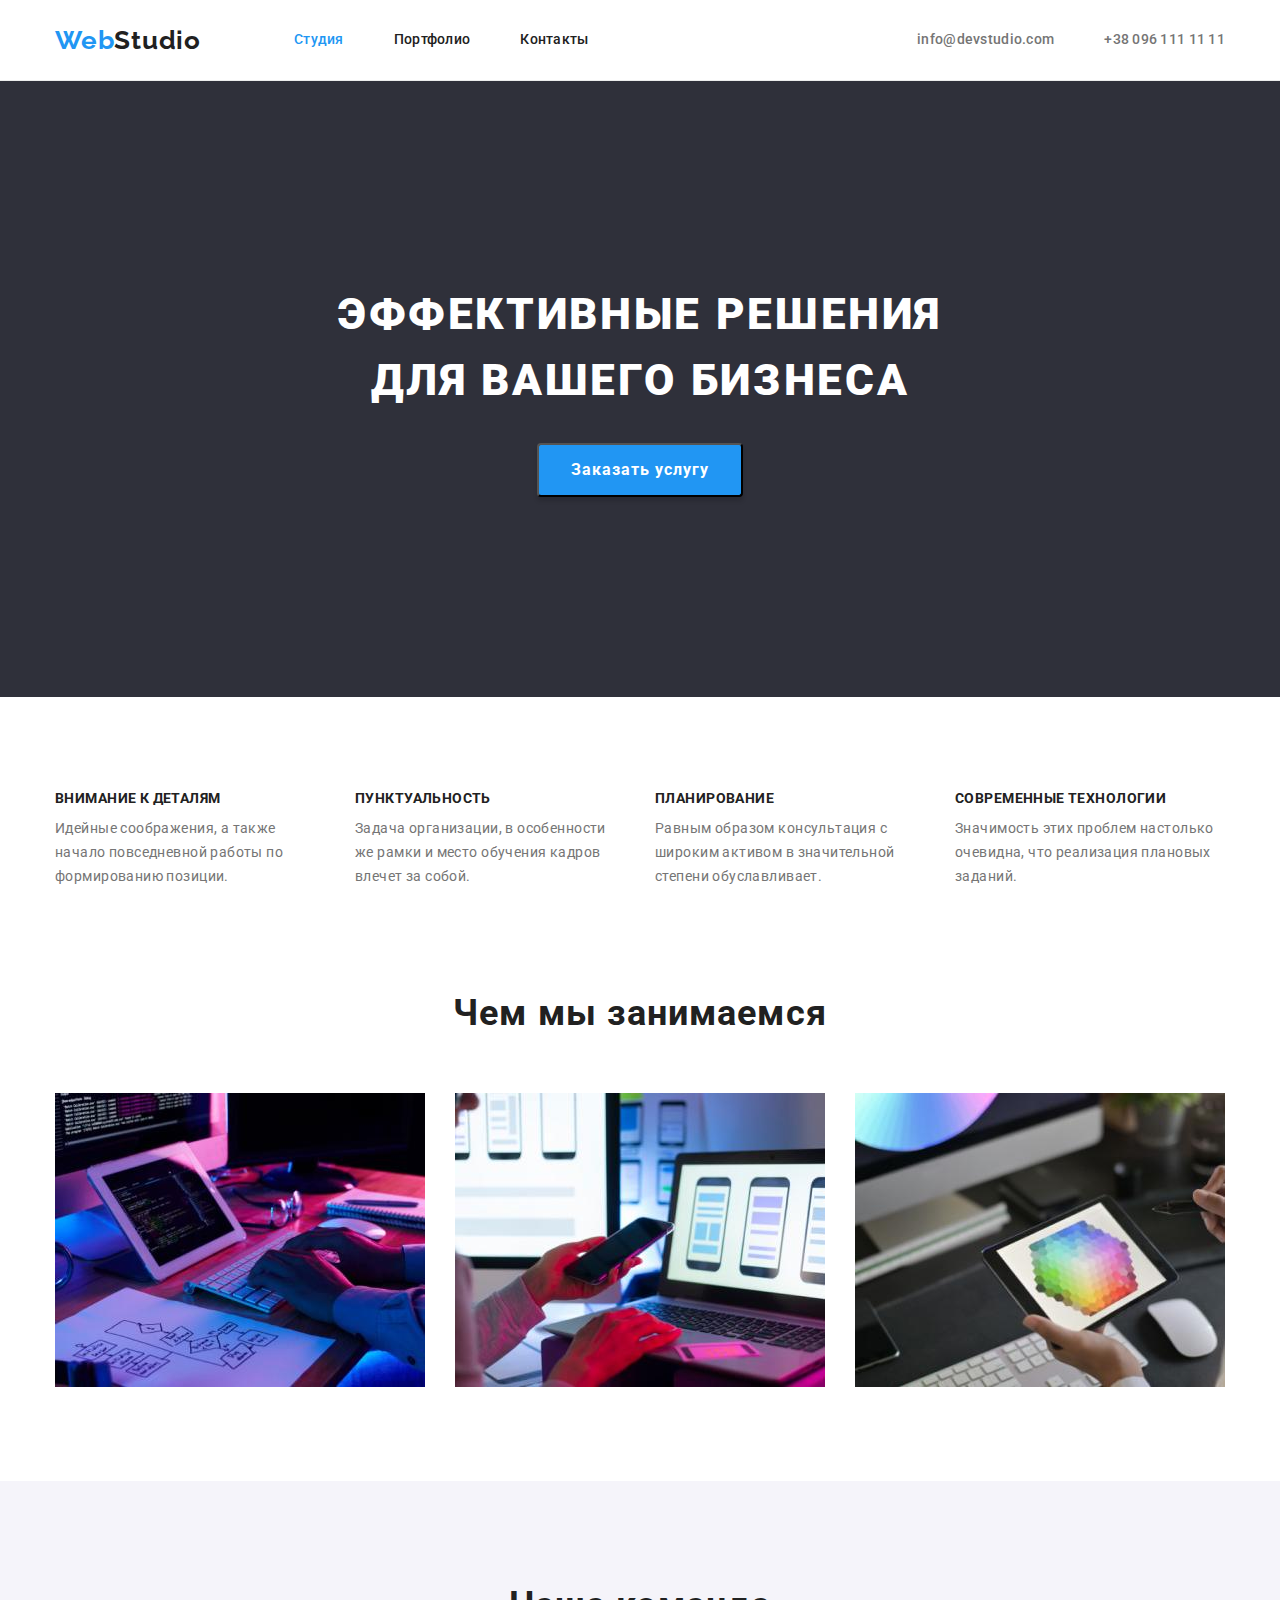
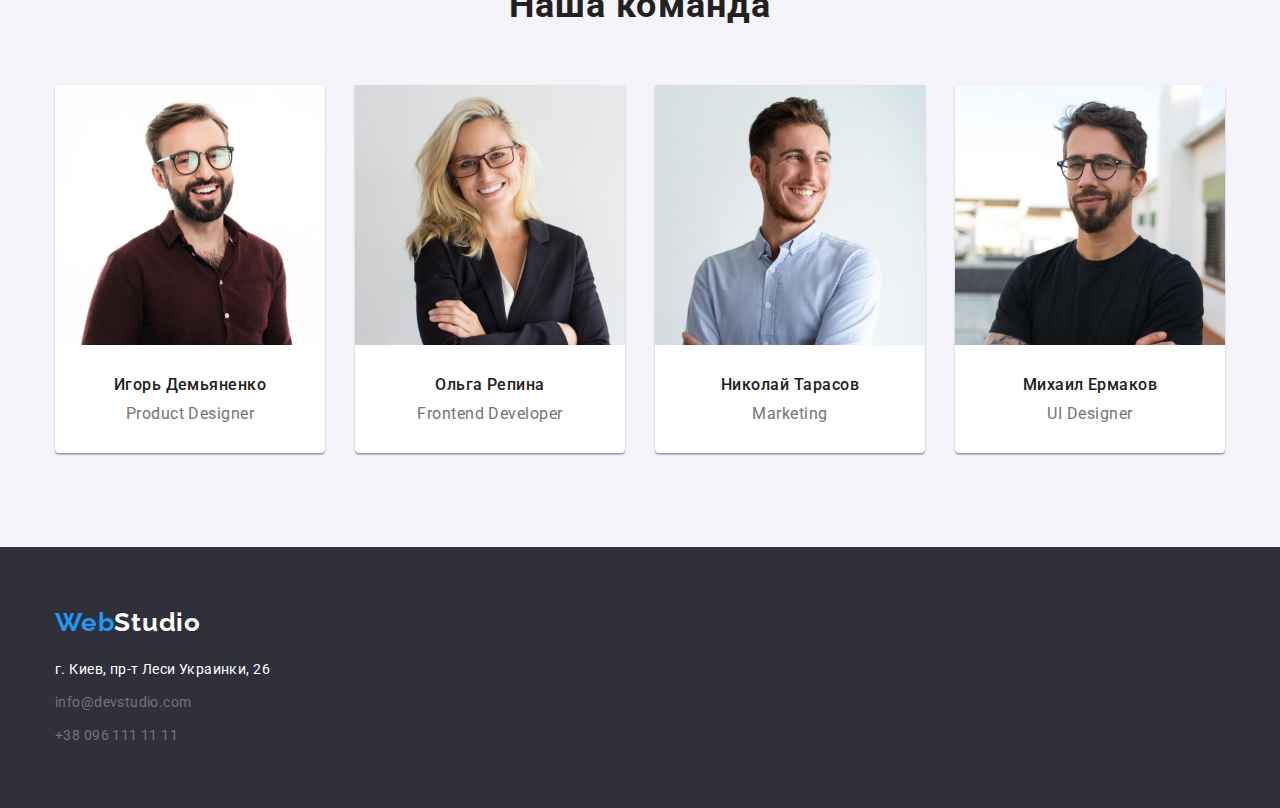
<file: index.html>
<!DOCTYPE html>
<html lang="ru">
  <head>
    <meta charset="UTF-8" />
    <meta http-equiv="X-UA-Compatible" content="IE=edge" />
    <meta name="viewport" content="width=device-width, initial-scale=1.0" />
    <title>Веб Студия</title>
    <link rel="preconnect" href="https://fonts.googleapis.com" />
    <link rel="preconnect" href="https://fonts.gstatic.com" crossorigin />
    <link
      href="https://fonts.googleapis.com/css2?family=Raleway:wght@700&family=Roboto:wght@400;500;700;900&display=swap"
      rel="stylesheet"
    />
    <link
      rel="stylesheet"
      href="https://cdnjs.cloudflare.com/ajax/libs/modern-normalize/1.1.0/modern-normalize.css"
    />
    <link rel="stylesheet" href="./css/styles.css" />
  </head>
  <body>
    <!--Шапка сайта-->
    <header class="header">
      <div class="header-box container">
        <a href="./index.html" class="logo-black link"
          ><span class="logo-blue-web">Web</span>Studio</a
        >
        <nav class="header-nav">
          <ul class="nav-list">
            <li class="nav-item">
              <a class="nav-link current" href="./index.html">Студия</a>
            </li>
            <li class="nav-item">
              <a class="nav-link" href="./portfolio.html">Портфолио</a>
            </li>
            <li class="nav-item">
              <a class="nav-link" href="">Контакты</a>
            </li>
          </ul>
        </nav>
        <ul class="contact-list">
          <li class="contact-item">
            <a class="contact-link" href="mailto:info@devstudio.com"
              >info@devstudio.com</a
            >
          </li>
          <li class="contact-item">
            <a class="contact-link" href="tel:+380961111111"
              >+38 096 111 11 11</a
            >
          </li>
        </ul>
      </div>
    </header>
    <!--Содержимое сайта-->
    <main>
      <!--Герой-->
      <section class="hero">
        <div class="hero-box container">
          <h1 class="hero-title">Эффективные решения для вашего бизнеса</h1>
          <button class="hero-btn btn" type="button">Заказать услугу</button>
        </div>
      </section>
      <!--Основные принципы работы студии-->
      <section class="section">
        <div class="container">
          <h2 class="visually-hidden">Наши принципы работы</h2>
          <ul class="methods-list">
            <li class="methods-item">
              <h3 class="methods-title">Внимание к деталям</h3>
              <p class="methods-info">
                Идейные соображения, а также начало повседневной работы по
                формированию позиции.
              </p>
            </li>
            <li class="methods-item">
              <h3 class="methods-title">Пунктуальность</h3>
              <p class="methods-info">
                Задача организации, в особенности же рамки и место обучения
                кадров влечет за собой.
              </p>
            </li>
            <li class="methods-item">
              <h3 class="methods-title">Планирование</h3>
              <p class="methods-info">
                Равным образом консультация с широким активом в значительной
                степени обуславливает.
              </p>
            </li>
            <li class="methods-item">
              <h3 class="methods-title">Современные технологии</h3>
              <p class="methods-info">
                Значимость этих проблем настолько очевидна, что реализация
                плановых заданий.
              </p>
            </li>
          </ul>
        </div>
      </section>
      <!--Чем занимается студия-->
      <section class="activities section">
        <div class="container">
          <h2 class="section-title">Чем мы занимаемся</h2>
          <ul class="activities-list">
            <li class="activities-item">
              <img
                src="./images/whatwedo-1.jpg"
                alt="Программист пишет код веб сайта"
                height="294"
                width="370"
              />
            </li>
            <li class="activities-item">
              <img
                src="./images/whatwedo-2.jpg"
                alt="Дизайнер выбирает дизайн мобильного приложения"
                height="294"
                width="370"
              />
            </li>
            <li class="activities-item">
              <img
                src="./images/whatwedo-3.jpg"
                alt="Дизайнер выбирает цвет"
                height="294"
                width="370"
              />
            </li>
          </ul>
        </div>
      </section>
      <!--Карточки членов команды студии-->
      <section class="team-section section">
        <div class="container">
          <h2 class="section-title">Наша команда</h2>
          <ul class="team">
            <li class="team-item">
              <img
                src="./images/ourteam-1.jpg"
                alt="Игорь Демьяненко"
                height="260"
                width="270"
              />
              <div class="team-info">
                <h3 class="team-name">Игорь Демьяненко</h3>
                <p class="team-role" lang="en">Product Designer</p>
              </div>
            </li>
            <li class="team-item">
              <img
                src="./images/ourteam-2.jpg"
                alt="Ольга Репина"
                height="260"
                width="270"
              />
              <div class="team-info">
                <h3 class="team-name">Ольга Репина</h3>
                <p class="team-role" lang="en">Frontend Developer</p>
              </div>
            </li>
            <li class="team-item">
              <img
                src="./images/ourteam-3.jpg"
                alt="Николай Тарасов"
                height="260"
                width="270"
              />
              <div class="team-info">
                <h3 class="team-name">Николай Тарасов</h3>
                <p class="team-role" lang="en">Marketing</p>
              </div>
            </li>
            <li class="team-item">
              <img
                src="./images/ourteam-4.jpg"
                alt="Михаил Ермаков"
                height="260"
                width="270"
              />
              <div class="team-info">
                <h3 class="team-name">Михаил Ермаков</h3>
                <p class="team-role" lang="en">UI Designer</p>
              </div>
            </li>
          </ul>
        </div>
      </section>
    </main>
    <!--Подвал сайта-->
    <footer class="footer">
      <div class="container">
        <a href="./index.html" class="logo-white"
          ><span class="logo-blue-web">Web</span>Studio</a
        >
        <address class="address">
          <ul class="address-list">
            <li class="address-item">
              <a
                class="address-link text-white"
                href="https://www.google.com/maps/place/%D0%B1%D1%83%D0%BB.+%D0%9B%D0%B5%D1%81%D0%B8+%D0%A3%D0%BA%D1%80%D0%B0%D0%B8%D0%BD%D0%BA%D0%B8,+26,+%D0%9A%D0%B8%D0%B5%D0%B2,+%D0%A3%D0%BA%D1%80%D0%B0%D0%B8%D0%BD%D0%B0,+02000/@50.4265841,30.5361971,17z/data=!3m1!4b1!4m5!3m4!1s0x40d4cf0e033ecbe9:0x57a4dffefec77da0!8m2!3d50.4265807!4d30.5383858"
                target="_blank"
                rel="noreferrer noopener"
                >г. Киев, пр-т Леси Украинки, 26</a
              >
            </li>
            <li class="address-item">
              <a class="address-link text-grey" href="mailto:info@devstudio.com"
                >info@devstudio.com</a
              >
            </li>
            <li class="address-item">
              <a class="address-link text-grey" href="tel:+380961111111"
                >+38 096 111 11 11</a
              >
            </li>
          </ul>
        </address>
      </div>
    </footer>
  </body>
</html>
</file>
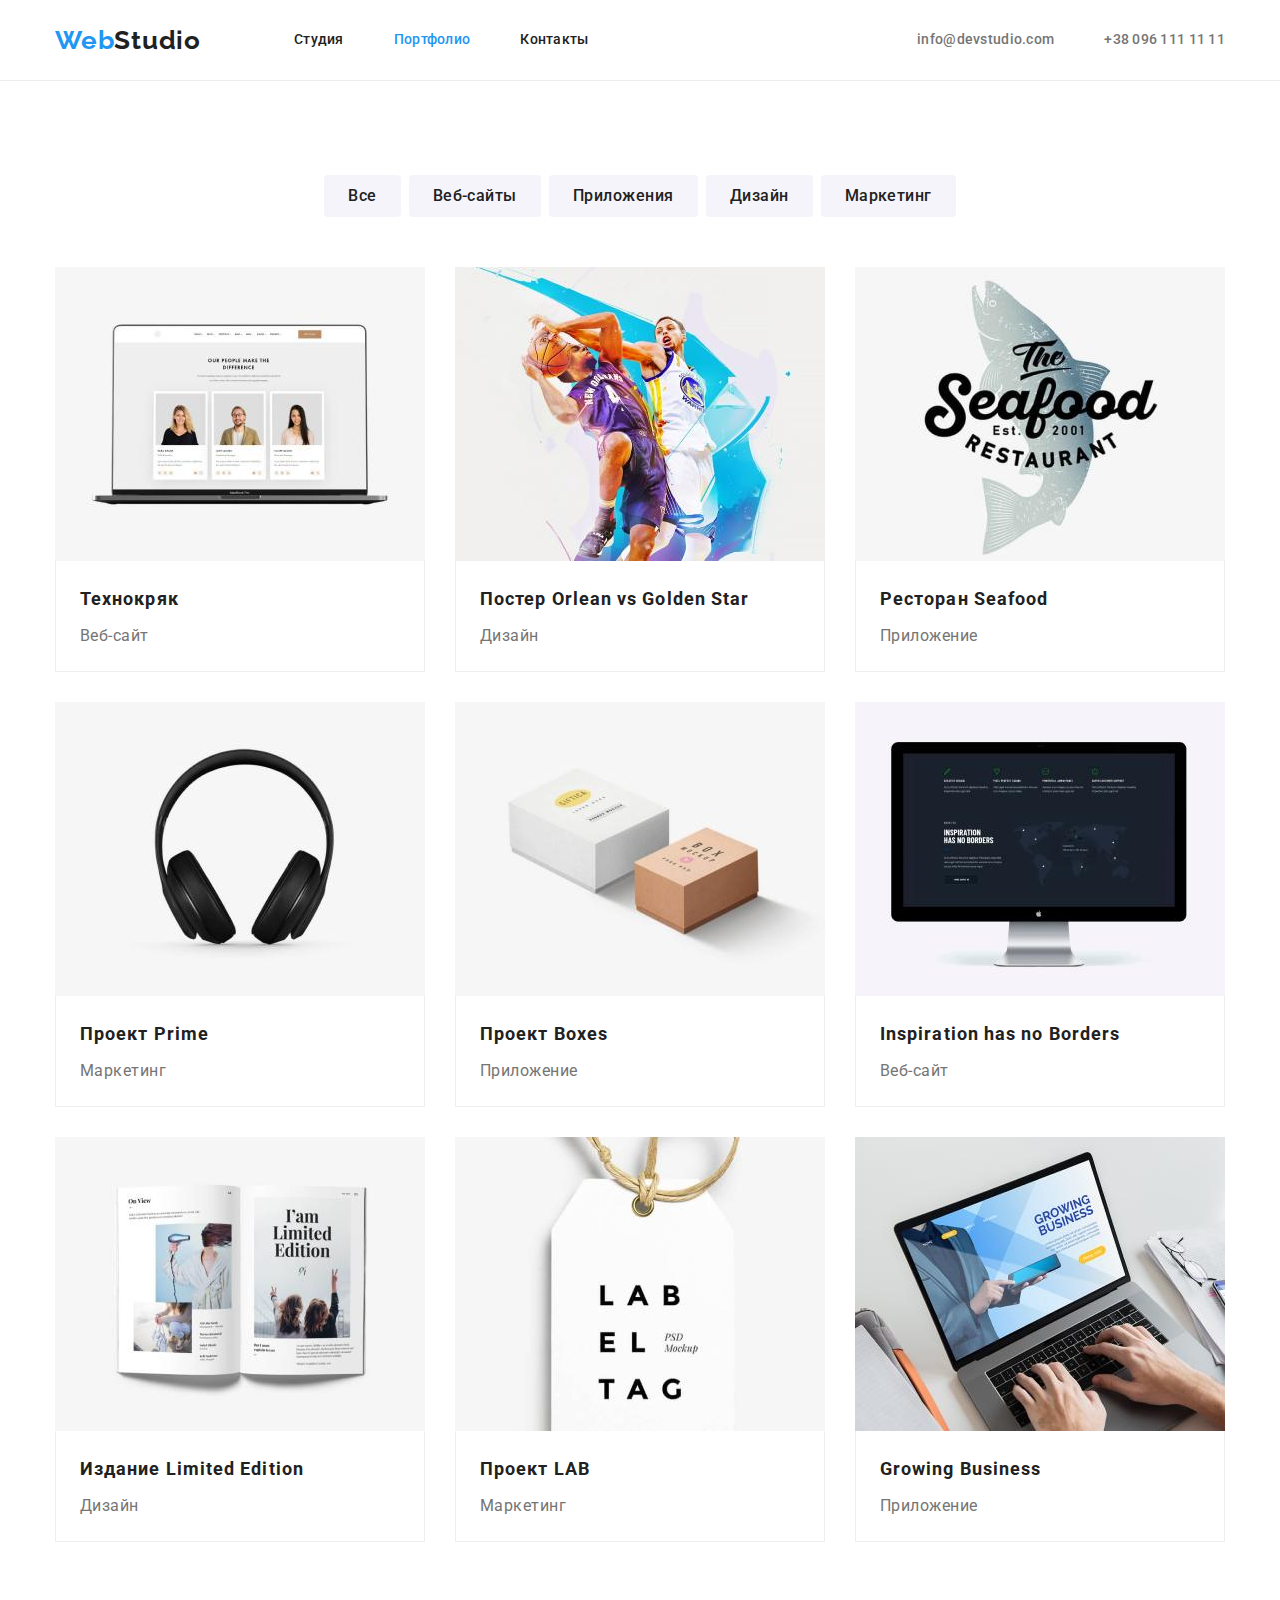
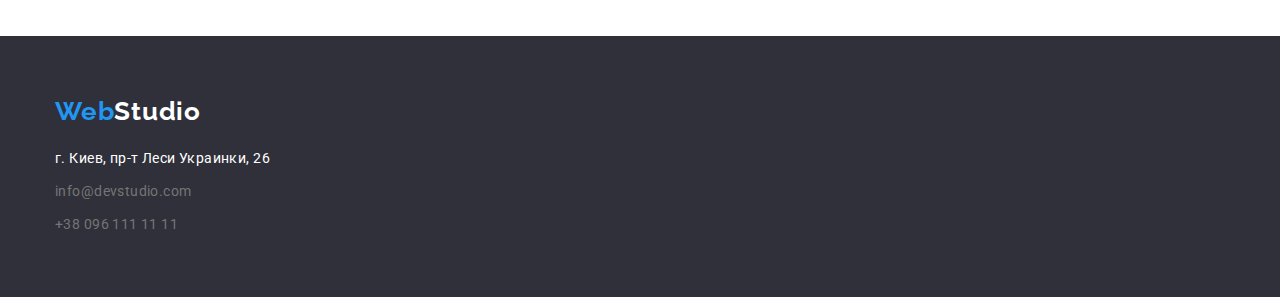
<file: portfolio.html>
<!DOCTYPE html>
<html lang="ru">
  <head>
    <meta charset="UTF-8" />
    <meta http-equiv="X-UA-Compatible" content="IE=edge" />
    <meta name="viewport" content="width=device-width, initial-scale=1.0" />
    <title>Портфолио</title>
    <link rel="preconnect" href="https://fonts.googleapis.com" />
    <link rel="preconnect" href="https://fonts.gstatic.com" crossorigin />
    <link
      href="https://fonts.googleapis.com/css2?family=Raleway:wght@700&family=Roboto:wght@400;500;700;900&display=swap"
      rel="stylesheet"
    />
    <link
      rel="stylesheet"
      href="https://cdnjs.cloudflare.com/ajax/libs/modern-normalize/1.1.0/modern-normalize.css"
    />
    <link rel="stylesheet" href="./css/styles.css" />
  </head>
  <body>
    <!--Шапка сайта-->
        <header class="header">
      <div class="header-box container">
        <a href="./index.html" class="logo-black link"
          ><span class="logo-blue-web">Web</span>Studio</a
        >
        <nav class="header-nav">
          <ul class="nav-list">
            <li class="nav-item">
              <a class="nav-link" href="./index.html">Студия</a>
            </li>
            <li class="nav-item">
              <a class="nav-link current" href="./portfolio.html">Портфолио</a>
            </li>
            <li class="nav-item">
              <a class="nav-link" href="">Контакты</a>
            </li>
          </ul>
        </nav>
        <ul class="contact-list">
          <li class="contact-item">
            <a class="contact-link" href="mailto:info@devstudio.com"
              >info@devstudio.com</a
            >
          </li>
          <li class="contact-item">
            <a class="contact-link" href="tel:+380961111111"
              >+38 096 111 11 11</a
            >
          </li>
        </ul>
      </div>
    </header>
    <!-- Содержимое сайта -->
    <main>
      <!-- Портфолио -->
      <section class="section">
        <div class="container">
          <h1 class="visually-hidden">Наше портфолио</h1>
          <ul class="button-list">
            <li class="button-item">
              <button class="portfolio-btn btn" type="button">Все</button>
            </li>
            <li class="button-item">
              <button class="portfolio-btn btn" type="button">Веб-сайты</button>
            </li>
            <li class="button-item">
              <button class="portfolio-btn btn" type="button">
                Приложения
              </button>
            </li>
            <li class="button-item">
              <button class="portfolio-btn btn" type="button">Дизайн</button>
            </li>
            <li class="button-item">
              <button class="portfolio-btn btn" type="button">Маркетинг</button>
            </li>
          </ul>
          <ul class="portfolio-list">
            <li class="portfolio-item">
              <img
                src="./images/portfolio-1.jpg"
                alt="Веб-сайт Технокряк"
                width="370"
                height="294"
              />
              <div class="portfolio-card">
              <h2 class="portfolio-title">Технокряк</h2>
              <p class="portfolio-text">Веб-сайт</p>
              </div>
            </li>
            <li class="portfolio-item">
              <img
                src="./images/portfolio-2.jpg"
                alt="Дизайн баскетбольного постера"
                width="370"
                height="294"
              />
              <div class="portfolio-card">
              <h2 class="portfolio-title">
                Постер <span lang="en">Orlean vs Golden Star</span>
              </h2>
              <p class="portfolio-text">Дизайн</p>
              </div>
            </li>
            <li class="portfolio-item">
              <img
                src="./images/portfolio-3.jpg"
                alt="Приложение для ресторана морской кухни"
                width="370"
                height="294"
              />
              <div class="portfolio-card">
              <h2 class="portfolio-title">
                Ресторан <span lang="en">Seafood</span>
              </h2>
              <p class="portfolio-text">Приложение</p>
              </div>
            </li>
            <li class="portfolio-item">
              <img
                src="./images/portfolio-4.jpg"
                alt="Маркетинг товаров"
                width="370"
                height="294"
              />
              <div class="portfolio-card">
              <h2 class="portfolio-title">
                Проект <span lang="en">Prime</span>
              </h2>
              <p class="portfolio-text">Маркетинг</p>
              </div>
            </li>
            <li class="portfolio-item">
              <img
                src="./images/portfolio-5.jpg"
                alt="Приложение Проект Коробки"
                width="370"
                height="294"
              />
              <div class="portfolio-card">
              <h2 class="portfolio-title">
                Проект <span lang="en">Boxes</span>
              </h2>
              <p class="portfolio-text">Приложение</p>
              </div>
            </li>
            <li class="portfolio-item">
              <img
                src="./images/portfolio-6.jpg"
                alt="Веб-сайт"
                width="370"
                height="294"
              />
              <div class="portfolio-card">
              <h2 class="portfolio-title" lang="en">
                Inspiration has no Borders
              </h2>
              <p class="portfolio-text">Веб-сайт</p>
              </div>
            </li>
            <li class="portfolio-item">
              <img
                src="./images/portfolio-7.jpg"
                alt="Дизайн журнала"
                width="370"
                height="294"
              />
              <div class="portfolio-card">
              <h2 class="portfolio-title">
                Издание <span lang="en">Limited Edition</span>
              </h2>
              <p class="portfolio-text">Дизайн</p>
              
            </li>
            <li class="portfolio-item">
              <img
                src="./images/portfolio-8.jpg"
                alt="Дизайн бренда"
                width="370"
                height="294"
              />
              <div class="portfolio-card">
              <h2 class="portfolio-title">Проект <span>LAB</span></h2>
              <p class="portfolio-text">Маркетинг</p>
              </div>
            </li>
            <li class="portfolio-item">
              <img
                src="./images/portfolio-9.jpg"
                alt="Приложение для развития бизнеса"
                width="370"
                height="294"
              />
              <div class="portfolio-card">
              <h2 class="portfolio-title" lang="en">Growing Business</h2>
              <p class="portfolio-text">Приложение</p>
              </div>
            </li>
          </ul>
        </div>
      </section>
    </main>
    <!--Подвал сайта-->
    <footer class="footer">
      <div class="container">
        <a href="./index.html" class="logo-white"
          ><span class="logo-blue-web">Web</span>Studio</a
        >
        <address class="address">
          <ul class="address-list">
            <li class="address-item">
              <a
                class="address-link text-white"
                href="https://www.google.com/maps/place/%D0%B1%D1%83%D0%BB.+%D0%9B%D0%B5%D1%81%D0%B8+%D0%A3%D0%BA%D1%80%D0%B0%D0%B8%D0%BD%D0%BA%D0%B8,+26,+%D0%9A%D0%B8%D0%B5%D0%B2,+%D0%A3%D0%BA%D1%80%D0%B0%D0%B8%D0%BD%D0%B0,+02000/@50.4265841,30.5361971,17z/data=!3m1!4b1!4m5!3m4!1s0x40d4cf0e033ecbe9:0x57a4dffefec77da0!8m2!3d50.4265807!4d30.5383858"
                target="_blank"
                rel="noreferrer noopener"
                >г. Киев, пр-т Леси Украинки, 26</a
              >
            </li>
            <li class="address-item">
              <a
                class="address-link text-grey"
                href="mailto:info@devstudio.com"
                >info@devstudio.com</a
              >
            </li>
            <li class="address-item">
              <a class="address-link text-grey" href="tel:+380961111111"
                >+38 096 111 11 11</a
              >
            </li>
          </ul>
        </address>
      </div>
    </footer>
  </body>
</html>
</file>
<file: css/styles.css>
:root {
  --active-color: #2196f3;
  --inactive-color: #f5f4fa;
  --white: #ffffff;
  --primary-font-color: #212121;
  --secondary-font-color: #757575;
  --background-grey-color: #2f303a;
}

/* Обнуление и установка блочной модели на весь документ */

*,
*::before,
*::after {
  box-sizing: border-box;
}

h1,
h2,
h3,
h4,
h5,
h6,
p,
ul {
  padding: 0;
  margin: 0;
}

ul {
  list-style: none;
}

a {
  text-decoration: none;
}

/* Common styles */

body {
  font-family: 'roboto', sans-serif;
}

.btn {
  cursor: pointer;
}

.container {
  width: 1200px;
  padding-left: 15px;
  padding-right: 15px;
  margin-left: auto;
  margin-right: auto;
  /* outline: orange solid 2px;*/
}

img {
  display: block;
  max-width: 100%;
  height: auto;
}

.section {
  padding-top: 94px;
  padding-bottom: 94px;
}

.section-title {
  font-weight: 700;
  font-size: 36px;
  line-height: 1.67;
  letter-spacing: 0.03em;
  color: var(--primary-font-color);
  margin-bottom: 50px;
  text-align: center;
}

.text-white {
  color: var(--white);
}

.text-grey {
  color: var(--secondary-font-color);
}

.visually-hidden {
  position: absolute;
  white-space: nowrap;
  width: 1px;
  height: 1px;
  overflow: hidden;
  border: 0;
  padding: 0;
  clip: rect(0 0 0 0);
  clip-path: inset(50%);
  margin: -1px;
}

/* Header and Footer logo */

.logo-black {
  font-family: 'raleway', sans-serif;
  font-weight: 700;
  font-size: 26px;
  line-height: 1.19;
  letter-spacing: 0.03em;
  color: var(--primary-font-color);
  margin-right: 93px;
}

.logo-white {
  font-family: 'raleway', sans-serif;
  font-weight: 700;
  font-size: 26px;
  line-height: 1.19;
  letter-spacing: 0.03em;
  color: var(--white);
  margin-bottom: 20px;
  display: block;
}

.logo-blue-web {
  color: var(--active-color);
}

/* Header */

.header {
  border-bottom: 1px solid #ececec;
}

.header-box {
  display: flex;
  align-items: center;
}

.nav-list {
  display: flex;
}

.nav-item:not(:last-child) {
  margin-right: 50px;
}

.nav-link {
  font-weight: 500;
  font-size: 14px;
  line-height: 1.14;
  letter-spacing: 0.02em;
  color: var(--primary-font-color);
  display: block;
  padding-top: 32px;
  padding-bottom: 32px;
}

.nav-link:hover,
.nav-link:focus {
  color: var(--active-color);
}

.nav-link.current {
  color: var(--active-color);
}

.contact-list {
  display: flex;
  margin-left: auto;
}

.contact-item:not(:last-child) {
  margin-right: 50px;
}

.contact-link {
  font-weight: 500;
  font-size: 14px;
  line-height: 1.14;
  letter-spacing: 0.02em;
  color: var(--secondary-font-color);
  display: block;
  padding-top: 32px;
  padding-bottom: 32px;
}

.contact-link:hover,
.contact-link:focus {
  color: var(--active-color);
}

/* Hero section */

.hero {
  background-color: var(--background-grey-color);
  padding: 200px 0;
}

.hero-box {
  display: flex;
  flex-direction: column;
}

.hero-title {
  display: block;
  font-weight: 900;
  font-size: 44px;
  line-height: 1.5;
  letter-spacing: 0.06em;
  text-transform: uppercase;
  color: var(--white);
  width: 696px;
  text-align: center;
  margin-bottom: 30px;
  margin-left: auto;
  margin-right: auto;
}

.hero-btn {
  display: inline-block;
  box-shadow: 0px 4px 4px rgba(0, 0, 0, 0.15);
  border-radius: 4px;
  font-weight: 700;
  font-size: 16px;
  line-height: 1.88;
  letter-spacing: 0.06em;
  color: var(--white);
  background-color: var(--active-color);
  margin-left: auto;
  margin-right: auto;
  padding: 10px 32px;
  min-width: 136px;
  min-height: 30px;
}

/* Work methods */

.methods-list {
  display: flex;
}

.methods-item:not(:last-child) {
  margin-right: 30px;
}

.methods-title {
  font-weight: 700;
  font-size: 14px;
  line-height: 1.14;
  letter-spacing: 0.03em;
  text-transform: uppercase;
  color: var(--primary-font-color);
  width: 270px;
  margin-bottom: 10px;
}

.methods-info {
  font-size: 14px;
  line-height: 1.71;
  letter-spacing: 0.03em;
  color: var(--secondary-font-color);
  width: 270px;
}

/* Activities section */

.activities {
  padding-top: 0;
}

.activities-list {
  display: flex;
  justify-content: space-between;
}

/* Team section */

.team-section {
  background-color: var(--inactive-color);
}

.team-item {
  background-color: var(--white);
  box-shadow: 0px 1px 3px rgba(0, 0, 0, 0.12), 0px 1px 1px rgba(0, 0, 0, 0.14),
    0px 2px 1px rgba(0, 0, 0, 0.2);
  border-radius: 0px 0px 4px 4px;
}

.team {
  display: flex;
}

.team-info {
  padding-top: 30px;
  padding-bottom: 30px;
}

.team-item:not(:last-child) {
  margin-right: 30px;
}

.team-name {
  font-weight: 500;
  font-size: 16px;
  line-height: 1.19;
  letter-spacing: 0.03em;
  color: var(--primary-font-color);
  text-align: center;
  margin-bottom: 10px;
}

.team-role {
  font-size: 16px;
  line-height: 1.19;
  letter-spacing: 0.03em;
  color: var(--secondary-font-color);
  text-align: center;
}

/* portfolio */

.button-list {
  display: flex;
  justify-content: center;
  margin-bottom: 50px;
}

.button-item:not(:last-child) {
  margin-right: 8px;
}

.portfolio-btn {
  display: inline-block;
}

.portfolio-btn {
  font-weight: 500;
  font-size: 16px;
  line-height: 1.63;
  letter-spacing: 0.03em;
  color: var(--primary-font-color);
  background-color: var(--inactive-color);
  padding: 6px 22px;
  border-radius: 4px;
  border-color: transparent;
}

.portfolio-btn:focus,
.portfolio-btn:hover {
  color: var(--white);
  background-color: var(--active-color);
  box-shadow: 0px 3px 1px rgba(0, 0, 0, 0.1), 0px 1px 2px rgba(0, 0, 0, 0.08),
    0px 2px 2px rgba(0, 0, 0, 0.12);
}

.portfolio-list {
  display: flex;
  flex-wrap: wrap;
}

.portfolio-item {
  width: calc((100% - 60) / 3);
  margin-right: 30px;
  margin-bottom: 30px;
  background: var(--white);
}

.portfolio-item:nth-child(3n) {
  margin-right: 0;
}

.portfolio-item:nth-last-child(-n + 3) {
  margin-bottom: 0;
}

.portfolio-title {
  font-weight: 700;
  font-size: 18px;
  line-height: 2;
  letter-spacing: 0.06em;
  color: var(--primary-font-color);
  margin-bottom: 4px;
}

.portfolio-text {
  font-size: 16px;
  line-height: 1.88;
  letter-spacing: 0.03em;
  color: var(--secondary-font-color);
}

.portfolio-card {
  border-left: 1px solid #eee;
  border-right: 1px solid #eee;
  border-bottom: 1px solid #eee;
  padding: 20px 24px;
}

/* Footer */

.footer {
  background-color: var(--background-grey-color);
  padding: 60px 0;
}

.address-item:not(:last-child) {
  margin-bottom: 9px;
}

.address-link {
  font-size: 14px;
  font-style: normal;
  line-height: 1.71;
  letter-spacing: 0.03em;
  display: block;
}

.address-link:hover,
.address-link:focus {
  color: var(--active-color);
}

.address-link:hover,
.address-link:focus {
  color: var(--active-color);
}
</file>
